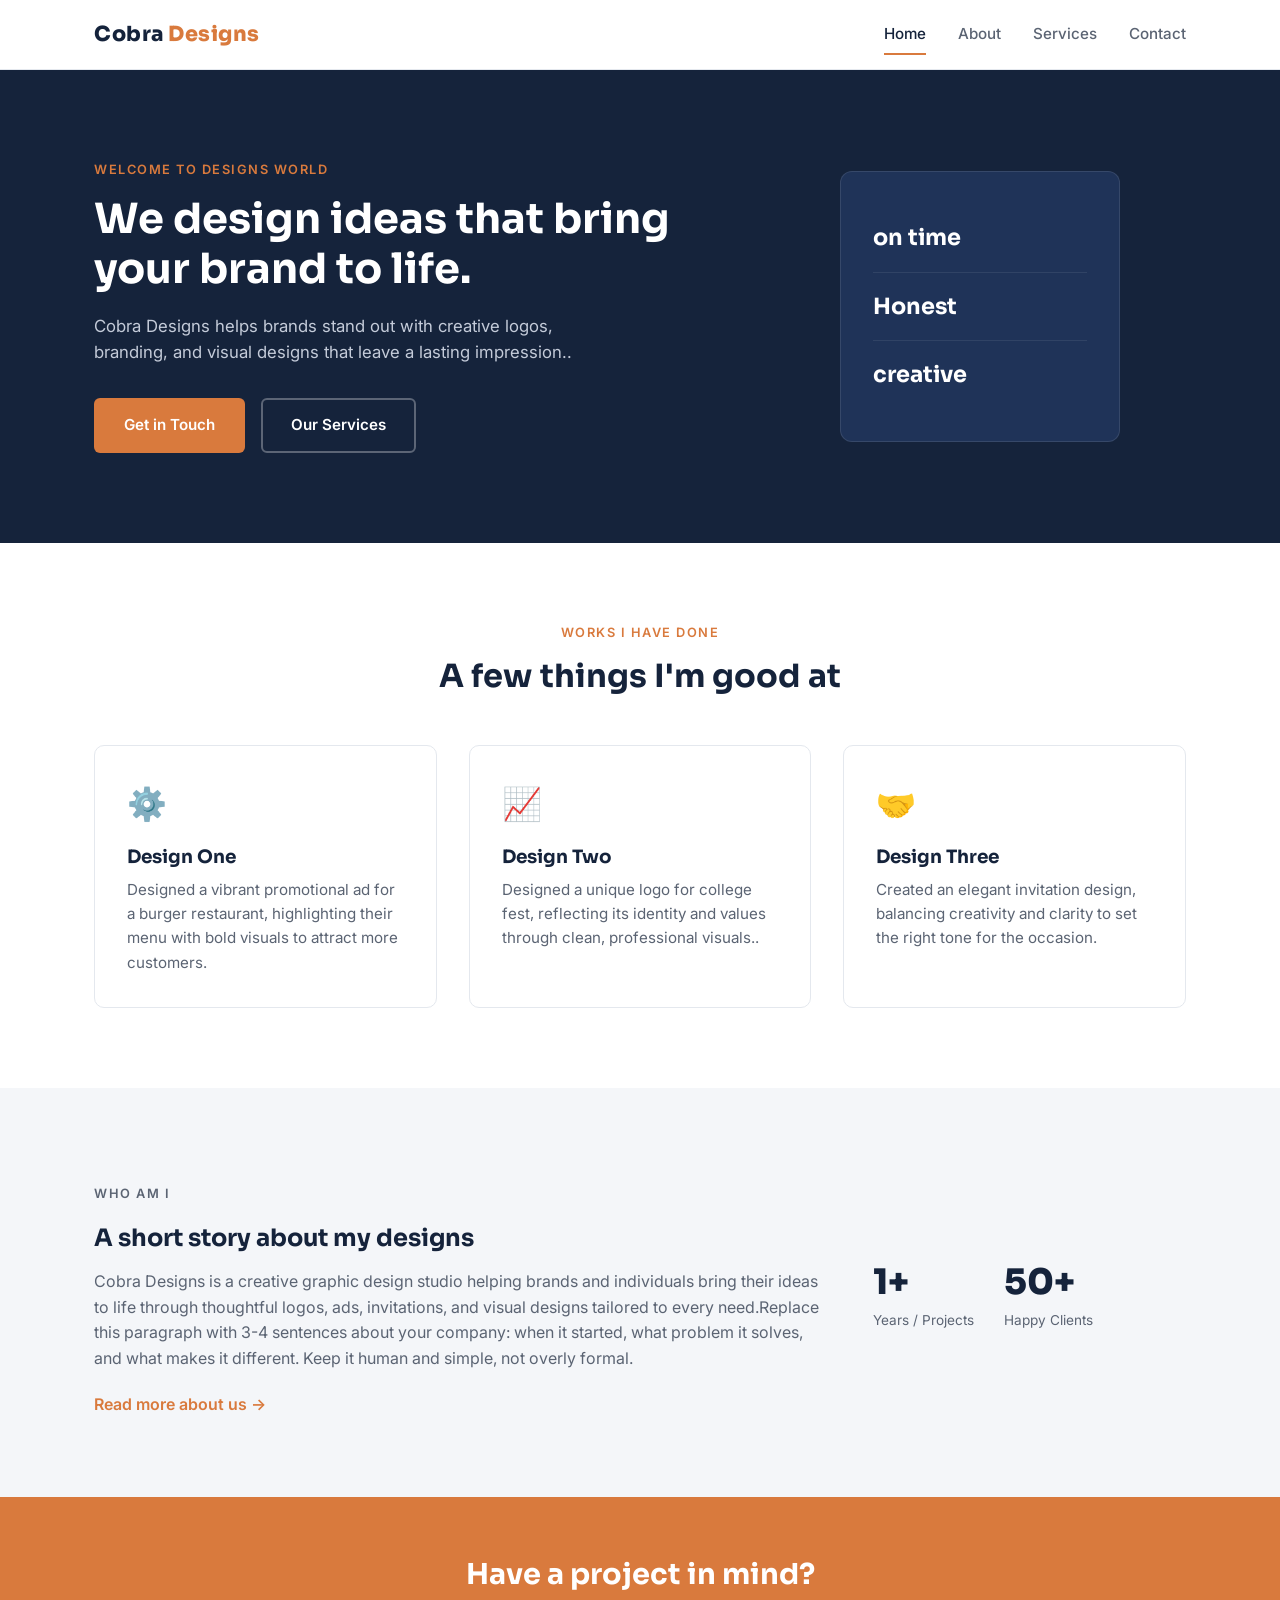
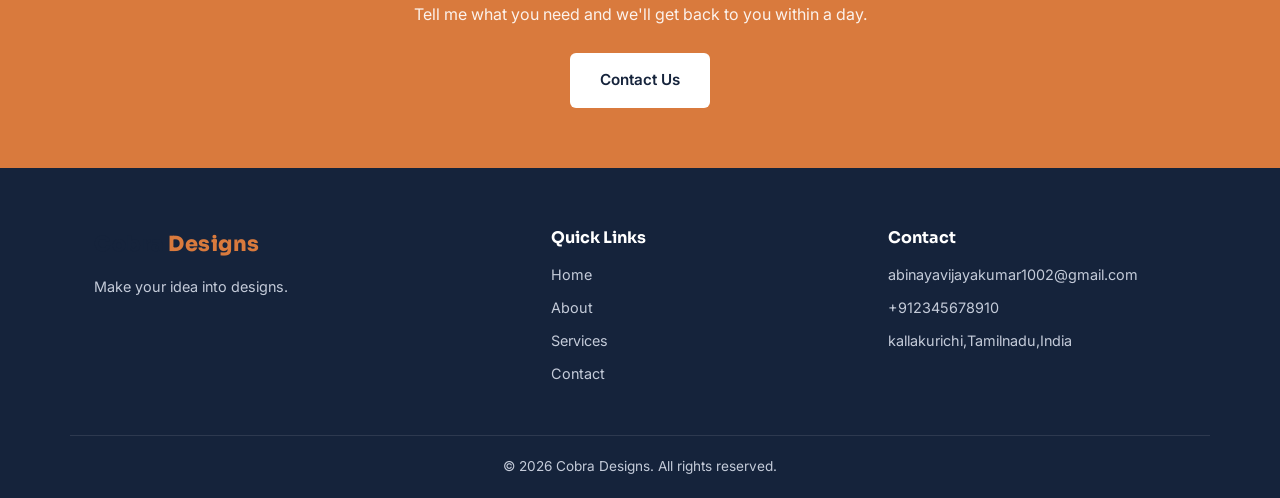
<file: index.html>
<!DOCTYPE html>
<html lang="en">
<head>
  <meta charset="UTF-8">
  <meta name="viewport" content="width=device-width, initial-scale=1.0">
  <title>Cobra designs| Home</title>
  <meta name="description" content="Short one-line description of what your company does.">
  <link rel="stylesheet" href="css/style.css">
  <link rel="preconnect" href="https://fonts.googleapis.com">
  <link href="https://fonts.googleapis.com/css2?family=Sora:wght@400;600;700;800&family=Inter:wght@400;500;600&display=swap" rel="stylesheet">
</head>
<body>

  <!-- ===== HEADER / NAVIGATION ===== -->
  <header class="site-header">
    <div class="container nav-wrap">
      <a href="index.html" class="logo">Cobra <span>Designs</span></a>

      <nav class="main-nav" id="main-nav">
        <a href="index.html" class="active">Home</a>
        <a href="about.html">About</a>
        <a href="services.html">Services</a>
        <a href="contact.html">Contact</a>
      </nav>

      <button class="nav-toggle" id="nav-toggle" aria-label="Toggle menu">
        <span></span><span></span><span></span>
      </button>
    </div>
  </header>

  <!-- ===== HERO SECTION ===== -->
  <section class="hero">
    <div class="container hero-grid">
      <div class="hero-text">
        <p class="eyebrow">Welcome to designs world</p>
        <h1>We design ideas that bring your brand to life.</h1>
        <p class="hero-sub">Cobra Designs helps brands stand out with creative logos, branding, and visual designs that leave a lasting impression..</p>
        <div class="hero-actions">
          <a href="contact.html" class="btn btn-primary">Get in Touch</a>
          <a href="services.html" class="btn btn-secondary">Our Services</a>
        </div>
      </div>
      <div class="hero-visual">
        <div class="hero-card">
          <div class="hero-card-row" style="--delay:0s">on time</div>
          <div class="hero-card-row" style="--delay:0.15s">Honest</div>
          <div class="hero-card-row" style="--delay:0.3s">creative</div>
        </div>
      </div>
    </div>
  </section>

  <!-- ===== WHAT WE DO ===== -->
  <section class="section">
    <div class="container">
      <p class="eyebrow center">Works I have done</p>
      <h2 class="section-title center">A few things I'm good at</h2>

      <div class="grid-3">
        <div class="card">
          <div class="card-icon">⚙️</div>
          <h3>Design One</h3>
          <p>Designed a vibrant promotional ad for a burger restaurant, highlighting their menu with bold visuals to attract more customers.</p>
        </div>
        <div class="card">
          <div class="card-icon">📈</div>
          <h3>Design Two</h3>
          <p>Designed a unique logo for college fest, reflecting its identity and values through clean, professional visuals..</p>
        </div>
        <div class="card">
          <div class="card-icon">🤝</div>
          <h3>Design Three</h3>
          <p>Created an elegant invitation design, balancing creativity and clarity to set the right tone for the occasion.</p>
        </div>
      </div>
    </div>
  </section>

  <!-- ===== ABOUT TEASER ===== -->
  <section class="section alt">
    <div class="container about-teaser">
      <div class="about-teaser-text">
        <p class="eyebrow">Who am I</p>
        <h2>A short story about my designs</h2>
        <p>Cobra Designs is a creative graphic design studio helping brands and individuals bring their ideas to life through thoughtful logos, ads, invitations, and visual designs tailored to every need.Replace this paragraph with 3-4 sentences about your company: when it started, what problem it solves, and what makes it different. Keep it human and simple, not overly formal.</p>
        <a href="about.html" class="link-arrow">Read more about us →</a>
      </div>
      <div class="about-teaser-stats">
        <div class="stat">
          <span class="stat-num">1+</span>
          <span class="stat-label">Years / Projects</span>
        </div>
        <div class="stat">
          <span class="stat-num">50+</span>
          <span class="stat-label">Happy Clients</span>
        </div>
      </div>
    </div>
  </section>

  <!-- ===== CALL TO ACTION ===== -->
  <section class="cta">
    <div class="container cta-inner">
      <h2>Have a project in mind?</h2>
      <p>Tell me what you need and we'll get back to you within a day.</p>
      <a href="contact.html" class="btn btn-light">Contact Us</a>
    </div>
  </section>

  <!-- ===== FOOTER ===== -->
  <footer class="site-footer">
    <div class="container footer-grid">
      <div>
        <a href="index.html" class="logo">Cobra <span>Designs</span></a>
        <p class="footer-tagline">Make your idea into designs.</p>
      </div>
      <div class="footer-col">
        <h4>Quick Links</h4>
        <a href="index.html">Home</a>
        <a href="about.html">About</a>
        <a href="services.html">Services</a>
        <a href="contact.html">Contact</a>
      </div>
      <div class="footer-col">
        <h4>Contact</h4>
        <p>abinayavijayakumar1002@gmail.com</p>
        <p>+912345678910</p>
        <p>kallakurichi,Tamilnadu,India</p>
      </div>
    </div>
    <div class="container footer-bottom">
      <p>&copy; <span id="year"></span> Cobra Designs. All rights reserved.</p>
    </div>
  </footer>

  <script src="js/main.js"></script>
</body>
</html>
</file>
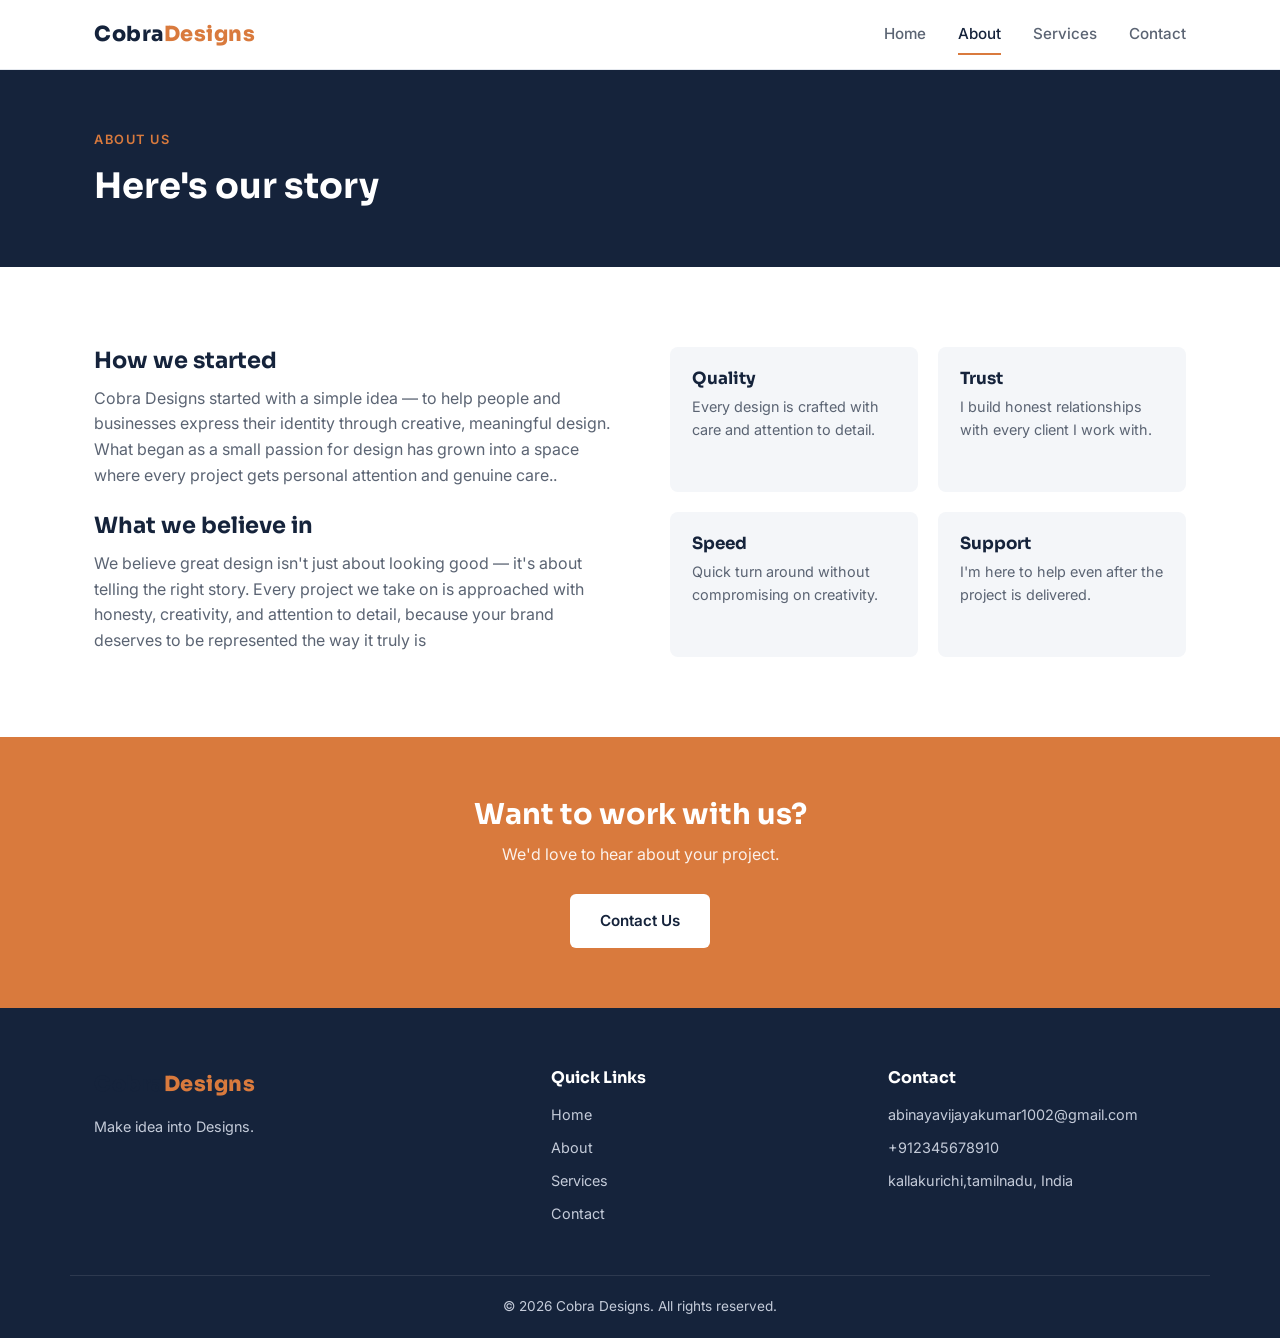
<file: about.html>
<!DOCTYPE html>
<html lang="en">
<head>
  <meta charset="UTF-8">
  <meta name="viewport" content="width=device-width, initial-scale=1.0">
  <title>About Us | Cobra Designs</title>
  <link rel="stylesheet" href="css/style.css">
  <link rel="preconnect" href="https://fonts.googleapis.com">
  <link href="https://fonts.googleapis.com/css2?family=Sora:wght@400;600;700;800&family=Inter:wght@400;500;600&display=swap" rel="stylesheet">
</head>
<body>

  <header class="site-header">
    <div class="container nav-wrap">
      <a href="index.html" class="logo">Cobra<span>Designs</span></a>
      <nav class="main-nav" id="main-nav">
        <a href="index.html">Home</a>
        <a href="about.html" class="active">About</a>
        <a href="services.html">Services</a>
        <a href="contact.html">Contact</a>
      </nav>
      <button class="nav-toggle" id="nav-toggle" aria-label="Toggle menu">
        <span></span><span></span><span></span>
      </button>
    </div>
  </header>

  <!-- ===== PAGE HEADER ===== -->
  <section class="page-header">
    <div class="container">
      <p class="eyebrow">About Us</p>
      <h1>Here's our story</h1>
    </div>
  </section>

  <!-- ===== ABOUT CONTENT ===== -->
  <section class="section">
    <div class="container about-content">
      <div>
        <h2>How we started</h2>
        <p>Cobra Designs started with a simple idea — to help people and businesses express their identity through creative, meaningful design. What began as a small passion for design has grown into a space where every project gets personal attention and genuine care..</p>

        <h2>What we believe in</h2>
        <p>We believe great design isn't just about looking good — it's about telling the right story. Every project we take on is approached with honesty, creativity, and attention to detail, because your brand deserves to be represented the way it truly is</p>
      </div>

      <div class="values-grid">
        <div class="value-box">
          <h3>Quality</h3>
          <p>Every design is crafted with care and attention to detail.</p>
        </div>
        <div class="value-box">
          <h3>Trust</h3>
          <p>I build honest relationships with every client I work with.</p>
        </div>
        <div class="value-box">
          <h3>Speed</h3>
          <p>Quick turn around without compromising on creativity.</p>
        </div>
        <div class="value-box">
          <h3>Support</h3>
          <p>I'm here to help even after the project is delivered.</p>
        </div>
      </div>
    </div>
  </section>

 

  <section class="cta">
    <div class="container cta-inner">
      <h2>Want to work with us?</h2>
      <p>We'd love to hear about your project.</p>
      <a href="contact.html" class="btn btn-light">Contact Us</a>
    </div>
  </section>

  <footer class="site-footer">
    <div class="container footer-grid">
      <div>
        <a href="index.html" class="logo">Cobra<span>Designs</span></a>
        <p class="footer-tagline">Make idea into Designs.</p>
      </div>
      <div class="footer-col">
        <h4>Quick Links</h4>
        <a href="index.html">Home</a>
        <a href="about.html">About</a>
        <a href="services.html">Services</a>
        <a href="contact.html">Contact</a>
      </div>
      <div class="footer-col">
        <h4>Contact</h4>
        <p>abinayavijayakumar1002@gmail.com</p>
        <p>+912345678910</p>
        <p>kallakurichi,tamilnadu, India</p>
      </div>
    </div>
    <div class="container footer-bottom">
      <p>&copy; <span id="year"></span> Cobra Designs. All rights reserved.</p>
    </div>
  </footer>

  <script src="js/main.js"></script>
</body>
</html>
</file>
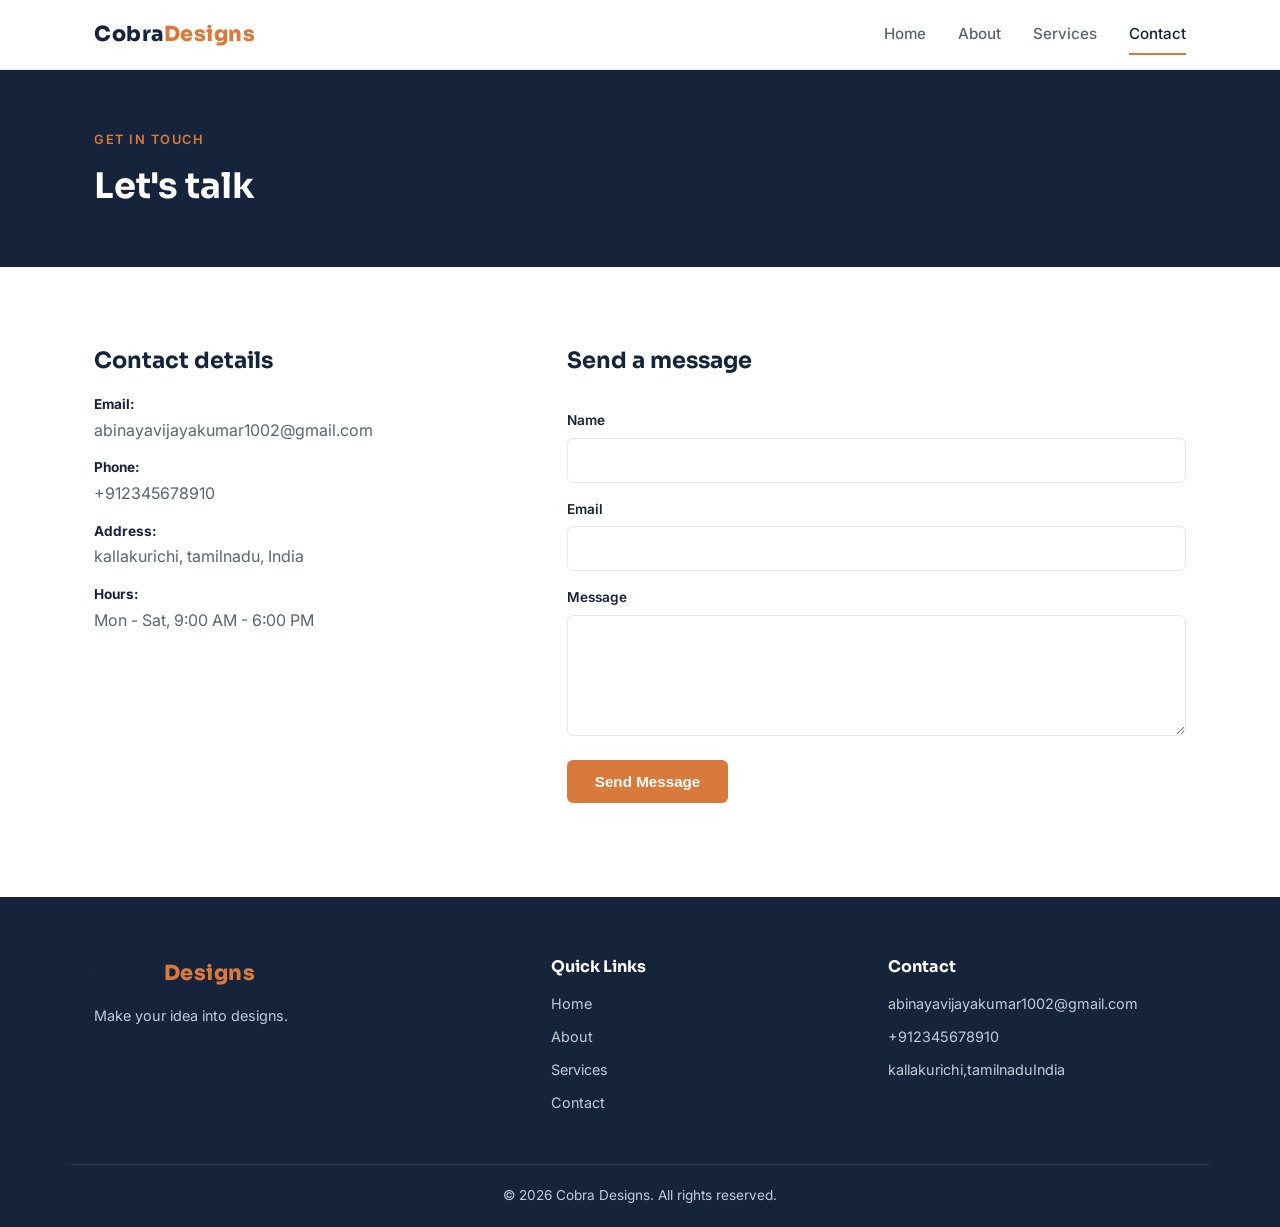
<file: contact.html>
<!DOCTYPE html>
<html lang="en">
<head>
  <meta charset="UTF-8">
  <meta name="viewport" content="width=device-width, initial-scale=1.0">
  <title>Contact Us | Cobra Designs</title>
  <link rel="stylesheet" href="css/style.css">
  <link rel="preconnect" href="https://fonts.googleapis.com">
  <link href="https://fonts.googleapis.com/css2?family=Sora:wght@400;600;700;800&family=Inter:wght@400;500;600&display=swap" rel="stylesheet">
</head>
<body>

  <header class="site-header">
    <div class="container nav-wrap">
      <a href="index.html" class="logo">Cobra<span>Designs</span></a>
      <nav class="main-nav" id="main-nav">
        <a href="index.html">Home</a>
        <a href="about.html">About</a>
        <a href="services.html">Services</a>
        <a href="contact.html" class="active">Contact</a>
      </nav>
      <button class="nav-toggle" id="nav-toggle" aria-label="Toggle menu">
        <span></span><span></span><span></span>
      </button>
    </div>
  </header>

  <section class="page-header">
    <div class="container">
      <p class="eyebrow">Get In Touch</p>
      <h1>Let's talk</h1>
    </div>
  </section>

  <!-- ===== CONTACT CONTENT ===== -->
  <section class="section">
    <div class="container contact-grid">

      <div class="contact-info">
        <h2>Contact details</h2>
        <p class="info-row"><strong>Email:</strong> abinayavijayakumar1002@gmail.com</p>
        <p class="info-row"><strong>Phone:</strong> +912345678910</p>
        <p class="info-row"><strong>Address:</strong> kallakurichi, tamilnadu, India</p>
        <p class="info-row"><strong>Hours:</strong> Mon - Sat, 9:00 AM - 6:00 PM</p>
      </div>

      <!--
        NOTE FOR EDITING: This form uses Formspree (free) so it actually
        sends emails without needing a backend server.
        Steps: go to formspree.io, sign up free, create a form,
        copy YOUR form endpoint, and paste it in the action="" below
        replacing the placeholder link.
      -->
      <form class="contact-form" action="https://formspree.io/f/YOUR_FORM_ID" method="POST" id="contact-form">
        <h2>Send a message</h2>

        <label for="name">Name</label>
        <input type="text" id="name" name="name" required>

        <label for="email">Email</label>
        <input type="email" id="email" name="email" required>

        <label for="message">Message</label>
        <textarea id="message" name="message" rows="5" required></textarea>

        <button type="submit" class="btn btn-primary">Send Message</button>
        <p class="form-note" id="form-note"></p>
      </form>

    </div>
  </section>

  <footer class="site-footer">
    <div class="container footer-grid">
      <div>
        <a href="index.html" class="logo">Cobra<span>Designs</span></a>
        <p class="footer-tagline">Make your idea into designs.</p>
      </div>
      <div class="footer-col">
        <h4>Quick Links</h4>
        <a href="index.html">Home</a>
        <a href="about.html">About</a>
        <a href="services.html">Services</a>
        <a href="contact.html">Contact</a>
      </div>
      <div class="footer-col">
        <h4>Contact</h4>
        <p>abinayavijayakumar1002@gmail.com</p>
        <p>+912345678910</p>
        <p>kallakurichi,tamilnaduIndia</p>
      </div>
    </div>
    <div class="container footer-bottom">
      <p>&copy; <span id="year"></span> Cobra Designs. All rights reserved.</p>
    </div>
  </footer>

  <script src="js/main.js"></script>
</body>
</html>
</file>
<file: css/style.css>
/* ============================
   RESET & BASE
============================ */
* { margin: 0; padding: 0; box-sizing: border-box; }

:root {
  --navy: #15233b;
  --navy-light: #1f3358;
  --ink: #1a1a1a;
  --gray: #5b6473;
  --gray-light: #f4f6f9;
  --line: #e4e8ee;
  --accent: #d97a3d;
  --accent-dark: #b8602a;
  --white: #ffffff;

  --font-display: 'Sora', sans-serif;
  --font-body: 'Inter', sans-serif;
}

html { scroll-behavior: smooth; }

body {
  font-family: var(--font-body);
  color: var(--ink);
  line-height: 1.6;
  background: var(--white);
}

h1, h2, h3, h4 {
  font-family: var(--font-display);
  color: var(--navy);
  line-height: 1.2;
}

a { text-decoration: none; color: inherit; }

img { max-width: 100%; display: block; }

.container {
  max-width: 1140px;
  margin: 0 auto;
  padding: 0 24px;
}

/* ============================
   HEADER / NAV
============================ */
.site-header {
  background: var(--white);
  border-bottom: 1px solid var(--line);
  position: sticky;
  top: 0;
  z-index: 100;
}

.nav-wrap {
  display: flex;
  align-items: center;
  justify-content: space-between;
  padding: 18px 24px;
}

.logo {
  font-family: var(--font-display);
  font-weight: 800;
  font-size: 1.3rem;
  color: var(--navy);
  letter-spacing: 0.5px;
}

.logo span { color: var(--accent); }

.main-nav {
  display: flex;
  gap: 32px;
}

.main-nav a {
  font-weight: 500;
  font-size: 0.95rem;
  color: var(--gray);
  position: relative;
  padding: 4px 0;
  transition: color 0.2s;
}

.main-nav a:hover,
.main-nav a.active {
  color: var(--navy);
}

.main-nav a.active::after {
  content: "";
  position: absolute;
  bottom: -4px;
  left: 0;
  right: 0;
  height: 2px;
  background: var(--accent);
}

.nav-toggle {
  display: none;
  flex-direction: column;
  justify-content: center;
  gap: 5px;
  background: none;
  border: none;
  cursor: pointer;
  padding: 8px;
}

.nav-toggle span {
  width: 24px;
  height: 2px;
  background: var(--navy);
  display: block;
}

/* ============================
   HERO
============================ */
.hero {
  background: var(--navy);
  color: var(--white);
  padding: 90px 0;
  overflow: hidden;
}

.hero-grid {
  display: grid;
  grid-template-columns: 1.2fr 0.8fr;
  gap: 60px;
  align-items: center;
}

.eyebrow {
  text-transform: uppercase;
  letter-spacing: 1.5px;
  font-size: 0.8rem;
  font-weight: 600;
  color: var(--accent);
  margin-bottom: 14px;
}

.eyebrow.center { text-align: center; }

.hero-text h1 {
  font-size: 2.6rem;
  font-weight: 700;
  margin-bottom: 18px;
  color: var(--white);
}

.hero-sub {
  font-size: 1.05rem;
  color: #c4cbd9;
  max-width: 480px;
  margin-bottom: 32px;
}

.hero-actions {
  display: flex;
  gap: 16px;
}

.hero-visual {
  display: flex;
  justify-content: center;
}

.hero-card {
  background: var(--navy-light);
  border: 1px solid rgba(255,255,255,0.1);
  border-radius: 12px;
  padding: 32px;
  width: 100%;
  max-width: 280px;
}

.hero-card-row {
  font-family: var(--font-display);
  font-weight: 700;
  font-size: 1.4rem;
  padding: 16px 0;
  border-bottom: 1px solid rgba(255,255,255,0.08);
  color: var(--white);
  opacity: 0;
  animation: fadeUp 0.6s ease forwards;
  animation-delay: var(--delay);
}

.hero-card-row:last-child { border-bottom: none; }

@keyframes fadeUp {
  from { opacity: 0; transform: translateY(10px); }
  to { opacity: 1; transform: translateY(0); }
}

/* ============================
   BUTTONS
============================ */
.btn {
  display: inline-block;
  padding: 13px 28px;
  border-radius: 6px;
  font-weight: 600;
  font-size: 0.95rem;
  transition: all 0.2s ease;
  border: 2px solid transparent;
}

.btn-primary {
  background: var(--accent);
  color: var(--white);
}
.btn-primary:hover { background: var(--accent-dark); }

.btn-secondary {
  border-color: rgba(255,255,255,0.3);
  color: var(--white);
}
.btn-secondary:hover { border-color: var(--white); }

.btn-light {
  background: var(--white);
  color: var(--navy);
}
.btn-light:hover { background: var(--gray-light); }

/* ============================
   SECTIONS (GENERAL)
============================ */
.section {
  padding: 80px 0;
}

.section.alt {
  background: var(--gray-light);
}

.section-title {
  font-size: 2rem;
  margin-bottom: 50px;
}

.section-title.center { text-align: center; }

/* ============================
   GRID / CARDS
============================ */
.grid-3 {
  display: grid;
  grid-template-columns: repeat(3, 1fr);
  gap: 32px;
}

.card {
  background: var(--white);
  border: 1px solid var(--line);
  border-radius: 10px;
  padding: 32px;
  transition: transform 0.2s, box-shadow 0.2s;
}

.card:hover {
  transform: translateY(-4px);
  box-shadow: 0 12px 24px rgba(21,35,59,0.08);
}

.card-icon {
  font-size: 2rem;
  margin-bottom: 16px;
}

.card h3 {
  font-size: 1.15rem;
  margin-bottom: 10px;
}

.card p {
  color: var(--gray);
  font-size: 0.95rem;
}

/* ============================
   ABOUT TEASER (Home page)
============================ */
.about-teaser {
  display: grid;
  grid-template-columns: 1.4fr 0.6fr;
  gap: 50px;
  align-items: center;
}

.about-teaser-text p {
  color: var(--gray);
  margin: 16px 0 20px;
}

.link-arrow {
  font-weight: 600;
  color: var(--accent);
}

.about-teaser-stats {
  display: flex;
  gap: 30px;
}

.stat {
  display: flex;
  flex-direction: column;
}

.stat-num {
  font-family: var(--font-display);
  font-size: 2.2rem;
  font-weight: 800;
  color: var(--navy);
}

.stat-label {
  font-size: 0.85rem;
  color: var(--gray);
}

/* ============================
   CTA BANNER
============================ */
.cta {
  background: var(--accent);
  color: var(--white);
  padding: 60px 0;
}

.cta-inner {
  text-align: center;
}

.cta h2 {
  color: var(--white);
  font-size: 1.8rem;
  margin-bottom: 10px;
}

.cta p {
  margin-bottom: 26px;
  color: rgba(255,255,255,0.9);
}

/* ============================
   FOOTER
============================ */
.site-footer {
  background: var(--navy);
  color: #c4cbd9;
  padding: 60px 0 0;
}

.footer-grid {
  display: grid;
  grid-template-columns: 1.4fr 1fr 1fr;
  gap: 40px;
  padding-bottom: 40px;
}

.footer-tagline {
  margin-top: 14px;
  font-size: 0.9rem;
  max-width: 260px;
}

.footer-col h4 {
  color: var(--white);
  font-size: 1rem;
  margin-bottom: 16px;
}

.footer-col a, .footer-col p {
  display: block;
  margin-bottom: 10px;
  font-size: 0.9rem;
  color: #c4cbd9;
}

.footer-col a:hover { color: var(--white); }

.footer-bottom {
  border-top: 1px solid rgba(255,255,255,0.1);
  padding: 20px 24px;
  text-align: center;
  font-size: 0.85rem;
}

/* ============================
   PAGE HEADER (About/Services/Contact)
============================ */
.page-header {
  background: var(--navy);
  color: var(--white);
  padding: 60px 0;
}

.page-header h1 {
  color: var(--white);
  font-size: 2.2rem;
}

/* ============================
   ABOUT PAGE
============================ */
.about-content {
  display: grid;
  grid-template-columns: 1fr 1fr;
  gap: 60px;
}

.about-content h2 {
  font-size: 1.4rem;
  margin-bottom: 12px;
  margin-top: 24px;
}

.about-content h2:first-child { margin-top: 0; }

.about-content p {
  color: var(--gray);
  margin-bottom: 4px;
}

.values-grid {
  display: grid;
  grid-template-columns: 1fr 1fr;
  gap: 20px;
}

.value-box {
  background: var(--gray-light);
  border-radius: 8px;
  padding: 22px;
}

.value-box h3 {
  font-size: 1.05rem;
  margin-bottom: 6px;
}

.value-box p {
  color: var(--gray);
  font-size: 0.9rem;
}

.team-card { text-align: center; }

.avatar-placeholder {
  width: 70px;
  height: 70px;
  background: var(--gray-light);
  border-radius: 50%;
  display: flex;
  align-items: center;
  justify-content: center;
  font-size: 1.8rem;
  margin: 0 auto 16px;
}

.role {
  color: var(--accent) !important;
  font-size: 0.85rem;
  font-weight: 600;
}

/* ============================
   GALLERY PAGE
============================ */
.gallery-intro {
  max-width: 700px;
  color: var(--gray);
  margin-bottom: 40px;
  font-size: 1.05rem;
}

.gallery-grid {
  display: grid;
  grid-template-columns: repeat(3, 1fr);
  gap: 28px;
}

.gallery-item {
  border: 1px solid var(--line);
  border-radius: 10px;
  overflow: hidden;
  background: var(--white);
  transition: transform 0.2s, box-shadow 0.2s;
}

.gallery-item:hover {
  transform: translateY(-4px);
  box-shadow: 0 12px 24px rgba(21,35,59,0.08);
}

.gallery-item img {
  width: 100%;
  height: 220px;
  object-fit: cover;
  background: var(--gray-light);
}

.gallery-caption {
  padding: 18px 20px;
}

.gallery-caption h3 {
  font-size: 1.05rem;
  margin-bottom: 6px;
}

.gallery-caption p {
  color: var(--gray);
  font-size: 0.9rem;
}

/* ============================
   CONTACT PAGE
============================ */
.contact-grid {
  display: grid;
  grid-template-columns: 0.8fr 1.2fr;
  gap: 60px;
}

.contact-info h2,
.contact-form h2 {
  font-size: 1.4rem;
  margin-bottom: 20px;
}

.info-row {
  color: var(--gray);
  margin-bottom: 14px;
}

.info-row strong {
  color: var(--navy);
  display: block;
  font-size: 0.85rem;
  margin-bottom: 2px;
}

.contact-form {
  display: flex;
  flex-direction: column;
}

.contact-form label {
  font-size: 0.85rem;
  font-weight: 600;
  margin-bottom: 6px;
  margin-top: 16px;
  color: var(--navy);
}

.contact-form input,
.contact-form textarea {
  padding: 12px 14px;
  border: 1px solid var(--line);
  border-radius: 6px;
  font-family: var(--font-body);
  font-size: 0.95rem;
  resize: vertical;
}

.contact-form input:focus,
.contact-form textarea:focus {
  outline: 2px solid var(--accent);
  outline-offset: 1px;
}

.contact-form button {
  margin-top: 24px;
  align-self: flex-start;
  border: none;
  cursor: pointer;
}

.form-note {
  margin-top: 14px;
  font-size: 0.9rem;
  color: var(--gray);
}

/* ============================
   RESPONSIVE
============================ */
@media (max-width: 860px) {
  .hero-grid,
  .about-teaser,
  .about-content,
  .contact-grid {
    grid-template-columns: 1fr;
  }

  .grid-3 {
    grid-template-columns: 1fr;
  }

  .footer-grid {
    grid-template-columns: 1fr;
  }

  .values-grid {
    grid-template-columns: 1fr;
  }

  .hero-text h1 { font-size: 2rem; }

  .main-nav {
    position: absolute;
    top: 100%;
    left: 0;
    right: 0;
    background: var(--white);
    flex-direction: column;
    padding: 20px 24px;
    border-bottom: 1px solid var(--line);
    display: none;
    gap: 18px;
  }

  .main-nav.open { display: flex; }

  .nav-toggle { display: flex; }

  .service-row {
    grid-template-columns: 1fr;
    gap: 8px;
  }
}

@media (prefers-reduced-motion: reduce) {
  .hero-card-row { animation: none; opacity: 1; }
  html { scroll-behavior: auto; }
}
</file>
